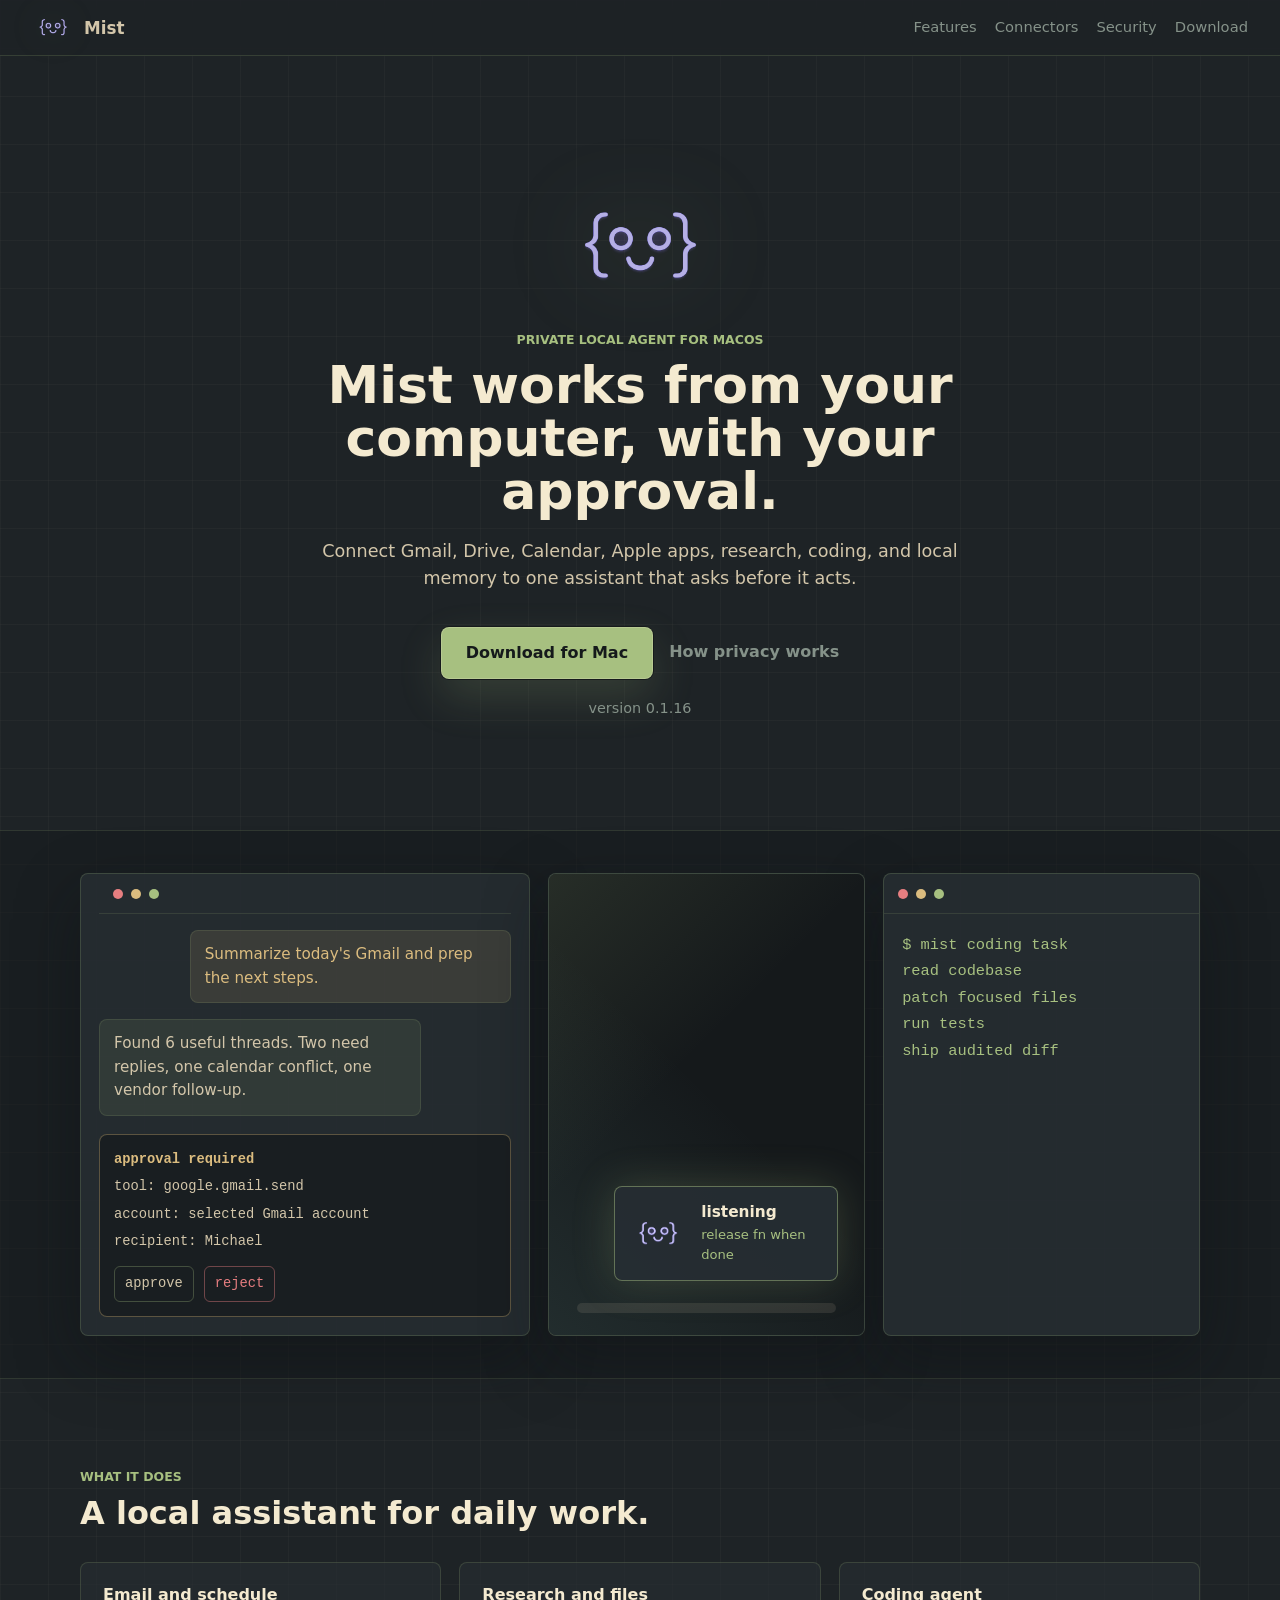
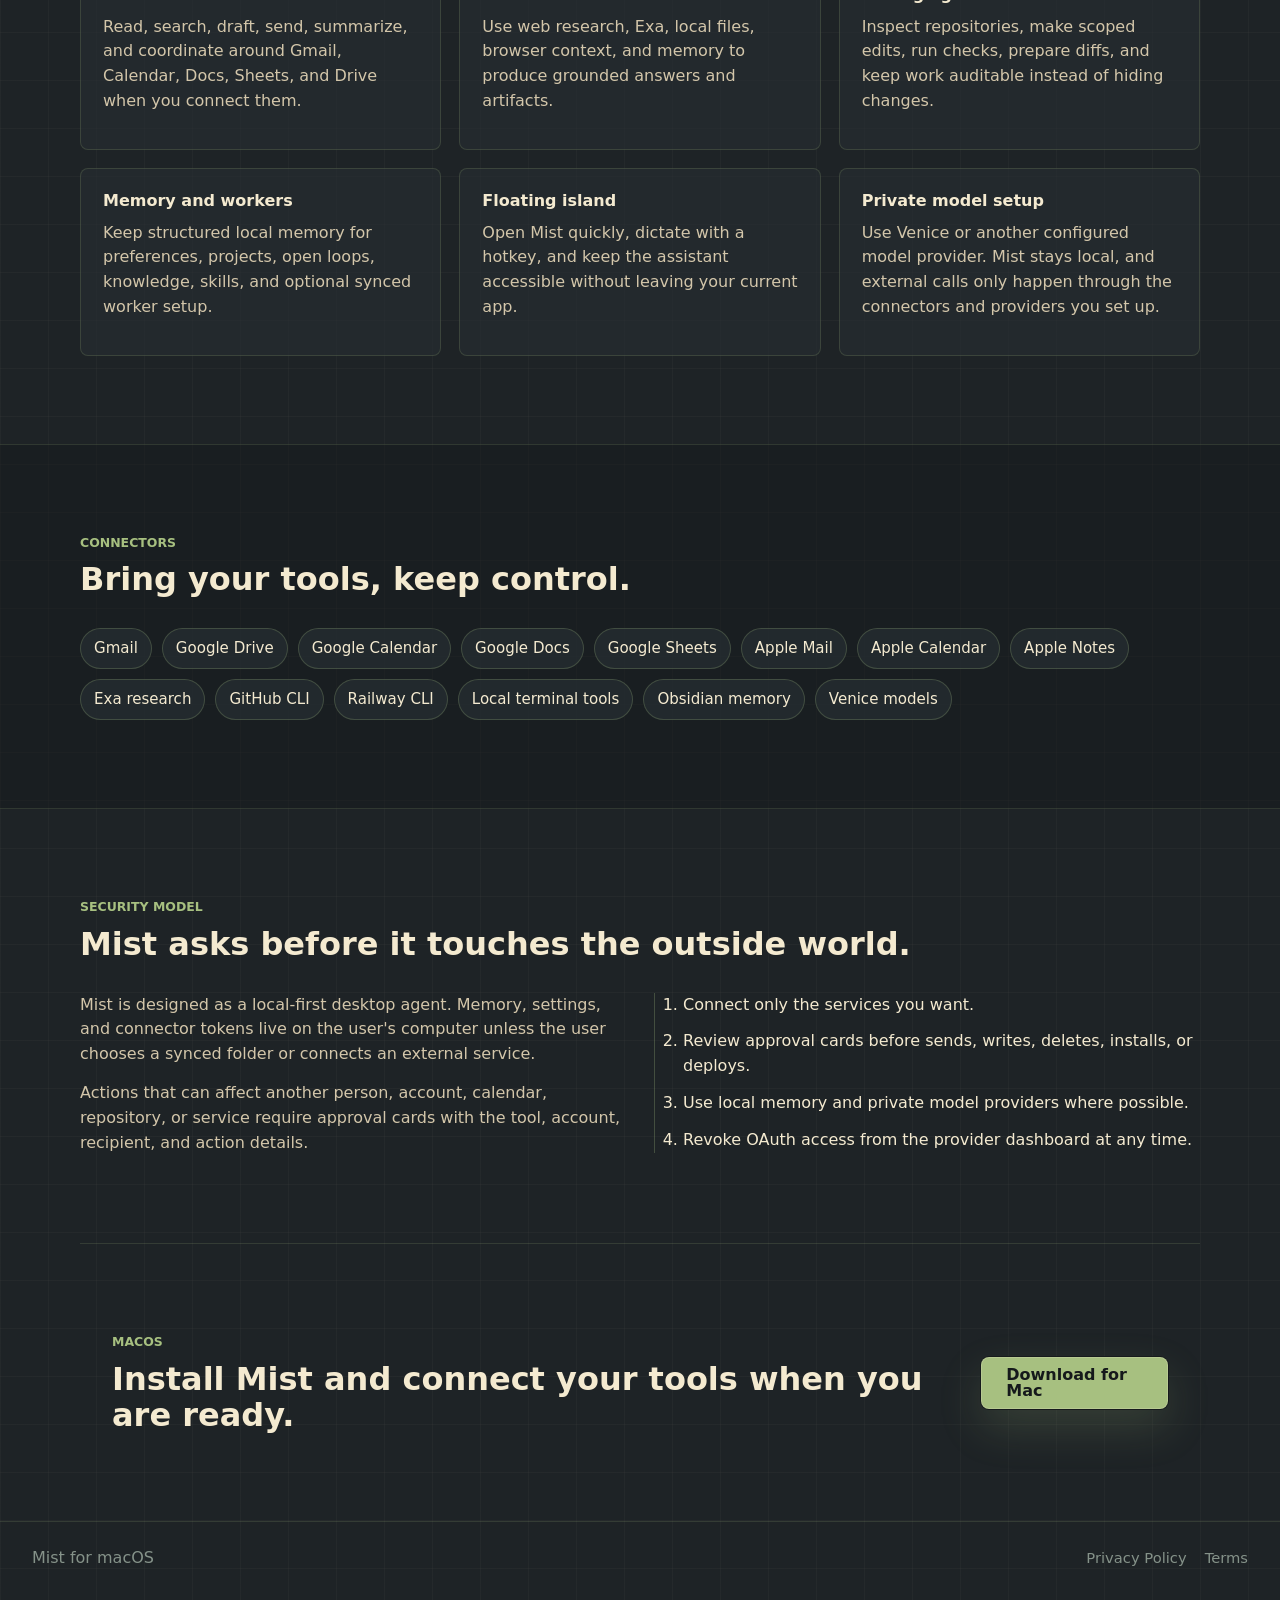
<file: index.html>
<!doctype html>
<html lang="en">
  <head>
    <meta charset="utf-8" />
    <meta name="viewport" content="width=device-width, initial-scale=1" />
    <title>Mist | Private local agent for macOS</title>
    <meta
      name="description"
      content="Mist is a private local agent for macOS with approval-based connectors for Gmail, Drive, Calendar, Apple apps, research, coding, dictation, and more."
    />
    <meta property="og:title" content="Mist" />
    <meta property="og:description" content="A private local agent for macOS with secure approval cards and user-controlled connectors." />
    <meta property="og:type" content="website" />
    <meta property="og:image" content="./assets/mist-oauth-logo.png" />
    <link rel="icon" href="./assets/mist-logo.png" />
    <link rel="stylesheet" href="./styles.css" />
  </head>
  <body>
    <header class="site-header" aria-label="Primary">
      <a class="brand-link" href="#top" aria-label="Mist home">
        <img class="nav-logo" src="./assets/mist-logo.png" alt="" />
        <span>Mist</span>
      </a>
      <nav class="site-nav">
        <a href="#features">Features</a>
        <a href="#connectors">Connectors</a>
        <a href="#security">Security</a>
        <a href="#download">Download</a>
      </nav>
    </header>

    <main id="top">
      <section class="hero" id="download" aria-labelledby="hero-title">
        <div class="hero-brand" aria-label="Mist">
          <img class="hero-logo" src="./assets/mist-logo.png" alt="" />
        </div>
        <p class="eyebrow">Private local agent for macOS</p>
        <h1 id="hero-title">Mist works from your computer, with your approval.</h1>
        <p class="hero-copy">
          Connect Gmail, Drive, Calendar, Apple apps, research, coding, and local memory to one assistant that asks before it acts.
        </p>
        <div class="hero-actions">
          <a
            id="download-button"
            class="download-button"
            href="https://github.com/0xsd22/mist-friends-download/releases/latest/download/Mist-Friends-mac.pkg"
          >
            Download for Mac
          </a>
          <a class="secondary-link" href="#security">How privacy works</a>
        </div>
        <p id="release-meta" class="release-meta">version 0.1.8</p>
      </section>

      <section class="preview-band" aria-label="Mist product previews">
        <div class="preview-grid">
          <article class="app-shot chat-shot" aria-label="Mist chat preview">
            <div class="window-bar">
              <span></span>
              <span></span>
              <span></span>
            </div>
            <div class="shot-line user-line">Summarize today's Gmail and prep the next steps.</div>
            <div class="shot-line agent-line">
              Found 6 useful threads. Two need replies, one calendar conflict, one vendor follow-up.
            </div>
            <div class="approval-card">
              <span class="approval-label">approval required</span>
              <span>tool: google.gmail.send</span>
              <span>account: selected Gmail account</span>
              <span>recipient: Michael</span>
              <div class="approval-buttons">
                <span>approve</span>
                <span>reject</span>
              </div>
            </div>
          </article>

          <article class="app-shot island-shot" aria-label="Floating island preview">
            <div class="desktop-frame">
              <div class="floating-island">
                <img src="./assets/mist-logo.png" alt="" />
                <div>
                  <strong>listening</strong>
                  <span>release fn when done</span>
                </div>
              </div>
              <div class="dock-line"></div>
            </div>
          </article>

          <article class="app-shot code-shot" aria-label="Coding agent preview">
            <div class="window-bar">
              <span></span>
              <span></span>
              <span></span>
            </div>
            <pre><code>$ mist coding task
read codebase
patch focused files
run tests
ship audited diff</code></pre>
          </article>
        </div>
      </section>

      <section class="content-section" id="features" aria-labelledby="features-title">
        <div class="section-heading">
          <p class="eyebrow">What it does</p>
          <h2 id="features-title">A local assistant for daily work.</h2>
        </div>
        <div class="feature-grid">
          <article>
            <h3>Email and schedule</h3>
            <p>Read, search, draft, send, summarize, and coordinate around Gmail, Calendar, Docs, Sheets, and Drive when you connect them.</p>
          </article>
          <article>
            <h3>Research and files</h3>
            <p>Use web research, Exa, local files, browser context, and memory to produce grounded answers and artifacts.</p>
          </article>
          <article>
            <h3>Coding agent</h3>
            <p>Inspect repositories, make scoped edits, run checks, prepare diffs, and keep work auditable instead of hiding changes.</p>
          </article>
          <article>
            <h3>Memory and workers</h3>
            <p>Keep structured local memory for preferences, projects, open loops, knowledge, skills, and optional synced worker setup.</p>
          </article>
          <article>
            <h3>Floating island</h3>
            <p>Open Mist quickly, dictate with a hotkey, and keep the assistant accessible without leaving your current app.</p>
          </article>
          <article>
            <h3>Private model setup</h3>
            <p>Use Venice or another configured model provider. Mist stays local, and external calls only happen through the connectors and providers you set up.</p>
          </article>
        </div>
      </section>

      <section class="connector-band" id="connectors" aria-labelledby="connectors-title">
        <div class="section-heading">
          <p class="eyebrow">Connectors</p>
          <h2 id="connectors-title">Bring your tools, keep control.</h2>
        </div>
        <ul class="connector-list" aria-label="Supported connectors">
          <li>Gmail</li>
          <li>Google Drive</li>
          <li>Google Calendar</li>
          <li>Google Docs</li>
          <li>Google Sheets</li>
          <li>Apple Mail</li>
          <li>Apple Calendar</li>
          <li>Apple Notes</li>
          <li>Exa research</li>
          <li>GitHub CLI</li>
          <li>Railway CLI</li>
          <li>Local terminal tools</li>
          <li>Obsidian memory</li>
          <li>Venice models</li>
        </ul>
      </section>

      <section class="content-section security-section" id="security" aria-labelledby="security-title">
        <div class="section-heading">
          <p class="eyebrow">Security model</p>
          <h2 id="security-title">Mist asks before it touches the outside world.</h2>
        </div>
        <div class="security-layout">
          <div>
            <p>
              Mist is designed as a local-first desktop agent. Memory, settings, and connector tokens live on the user's computer unless the user chooses a synced folder or connects an external service.
            </p>
            <p>
              Actions that can affect another person, account, calendar, repository, or service require approval cards with the tool, account, recipient, and action details.
            </p>
          </div>
          <ol class="security-steps">
            <li>Connect only the services you want.</li>
            <li>Review approval cards before sends, writes, deletes, installs, or deploys.</li>
            <li>Use local memory and private model providers where possible.</li>
            <li>Revoke OAuth access from the provider dashboard at any time.</li>
          </ol>
        </div>
      </section>

      <section class="download-strip" aria-labelledby="download-title">
        <div>
          <p class="eyebrow">macOS</p>
          <h2 id="download-title">Install Mist and connect your tools when you are ready.</h2>
        </div>
        <a
          class="download-button"
          href="https://github.com/0xsd22/mist-friends-download/releases/latest/download/Mist-Friends-mac.pkg"
        >
          Download for Mac
        </a>
      </section>
    </main>

    <footer class="site-footer">
      <span>Mist for macOS</span>
      <nav aria-label="Legal">
        <a href="./privacy.html">Privacy Policy</a>
        <a href="./terms.html">Terms</a>
      </nav>
    </footer>

    <script>
      fetch("./latest.json", { headers: { accept: "application/json" } })
        .then((response) => response.ok ? response.json() : null)
        .then((release) => {
          if (!release) return;
          const buttons = document.querySelectorAll(".download-button");
          const meta = document.getElementById("release-meta");
          if (typeof release.downloadUrl === "string") {
            buttons.forEach((button) => { button.href = release.downloadUrl; });
          }
          if (meta && typeof release.version === "string") {
            meta.textContent = `version ${release.version}`;
          }
        })
        .catch(() => {});
    </script>
  </body>
</html>
</file>
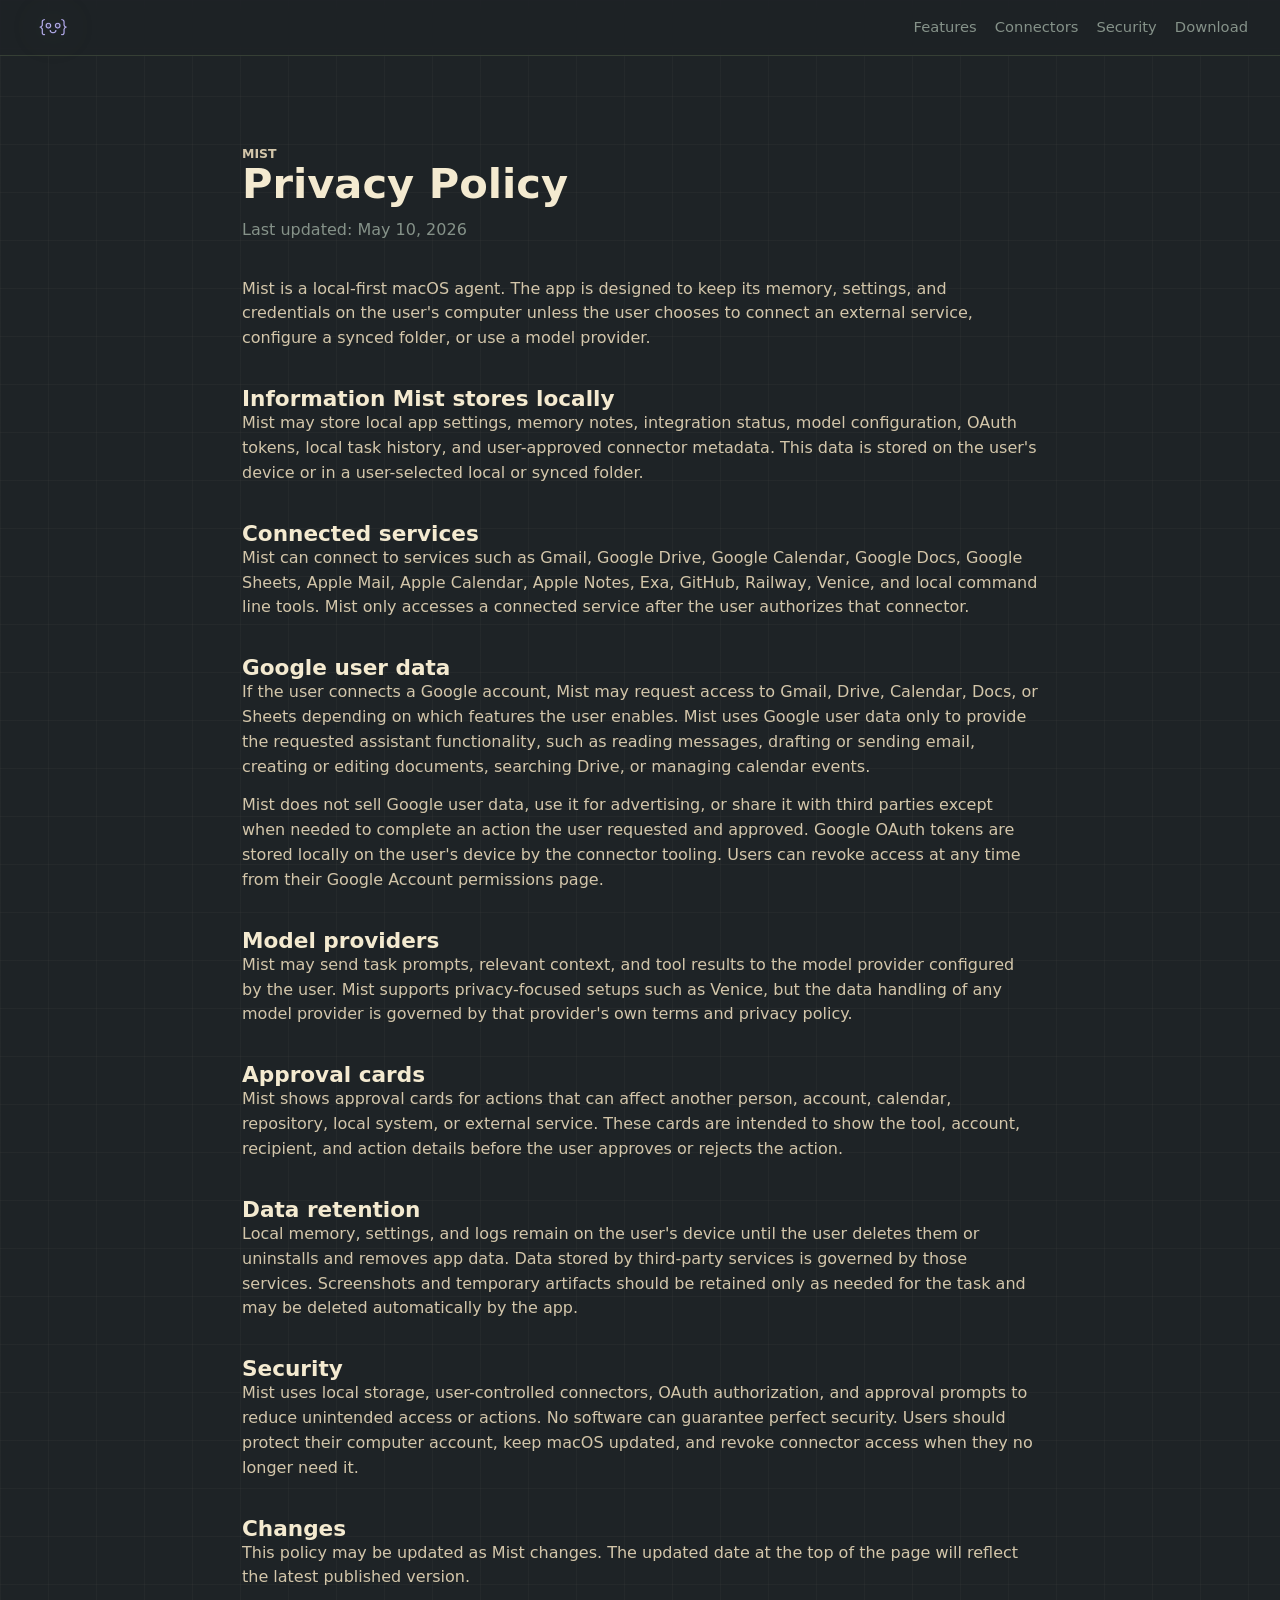
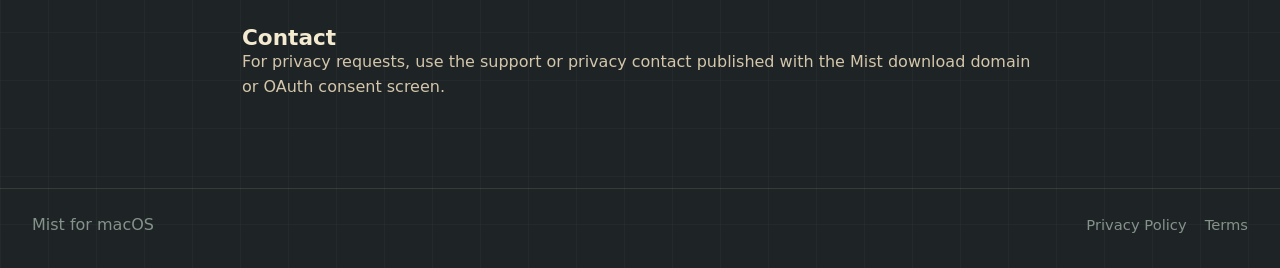
<file: privacy.html>
<!doctype html>
<html lang="en">
  <head>
    <meta charset="utf-8" />
    <meta name="viewport" content="width=device-width, initial-scale=1" />
    <title>Privacy Policy | Mist</title>
    <meta name="description" content="Mist privacy policy for the macOS local agent and its optional connectors." />
    <link rel="icon" href="./assets/mist-logo.png" />
    <link rel="stylesheet" href="./styles.css" />
  </head>
  <body>
    <header class="site-header" aria-label="Primary">
      <a class="brand-link" href="./index.html" aria-label="Mist home">
        <img class="nav-logo" src="./assets/mist-logo.png" alt="" />
      </a>
      <nav class="site-nav">
        <a href="./index.html#features">Features</a>
        <a href="./index.html#connectors">Connectors</a>
        <a href="./index.html#security">Security</a>
        <a href="./index.html#download">Download</a>
      </nav>
    </header>

    <main class="legal-page">
      <p class="eyebrow">Mist</p>
      <h1>Privacy Policy</h1>
      <p class="updated">Last updated: May 10, 2026</p>

      <p>
        Mist is a local-first macOS agent. The app is designed to keep its memory, settings, and credentials on the user's computer unless the user chooses to connect an external service, configure a synced folder, or use a model provider.
      </p>

      <h2>Information Mist stores locally</h2>
      <p>
        Mist may store local app settings, memory notes, integration status, model configuration, OAuth tokens, local task history, and user-approved connector metadata. This data is stored on the user's device or in a user-selected local or synced folder.
      </p>

      <h2>Connected services</h2>
      <p>
        Mist can connect to services such as Gmail, Google Drive, Google Calendar, Google Docs, Google Sheets, Apple Mail, Apple Calendar, Apple Notes, Exa, GitHub, Railway, Venice, and local command line tools. Mist only accesses a connected service after the user authorizes that connector.
      </p>

      <h2>Google user data</h2>
      <p>
        If the user connects a Google account, Mist may request access to Gmail, Drive, Calendar, Docs, or Sheets depending on which features the user enables. Mist uses Google user data only to provide the requested assistant functionality, such as reading messages, drafting or sending email, creating or editing documents, searching Drive, or managing calendar events.
      </p>
      <p>
        Mist does not sell Google user data, use it for advertising, or share it with third parties except when needed to complete an action the user requested and approved. Google OAuth tokens are stored locally on the user's device by the connector tooling. Users can revoke access at any time from their Google Account permissions page.
      </p>

      <h2>Model providers</h2>
      <p>
        Mist may send task prompts, relevant context, and tool results to the model provider configured by the user. Mist supports privacy-focused setups such as Venice, but the data handling of any model provider is governed by that provider's own terms and privacy policy.
      </p>

      <h2>Approval cards</h2>
      <p>
        Mist shows approval cards for actions that can affect another person, account, calendar, repository, local system, or external service. These cards are intended to show the tool, account, recipient, and action details before the user approves or rejects the action.
      </p>

      <h2>Data retention</h2>
      <p>
        Local memory, settings, and logs remain on the user's device until the user deletes them or uninstalls and removes app data. Data stored by third-party services is governed by those services. Screenshots and temporary artifacts should be retained only as needed for the task and may be deleted automatically by the app.
      </p>

      <h2>Security</h2>
      <p>
        Mist uses local storage, user-controlled connectors, OAuth authorization, and approval prompts to reduce unintended access or actions. No software can guarantee perfect security. Users should protect their computer account, keep macOS updated, and revoke connector access when they no longer need it.
      </p>

      <h2>Changes</h2>
      <p>
        This policy may be updated as Mist changes. The updated date at the top of the page will reflect the latest published version.
      </p>

      <h2>Contact</h2>
      <p>
        For privacy requests, use the support or privacy contact published with the Mist download domain or OAuth consent screen.
      </p>
    </main>

    <footer class="site-footer">
      <span>Mist for macOS</span>
      <nav aria-label="Legal">
        <a href="./privacy.html">Privacy Policy</a>
        <a href="./terms.html">Terms</a>
      </nav>
    </footer>
  </body>
</html>
</file>
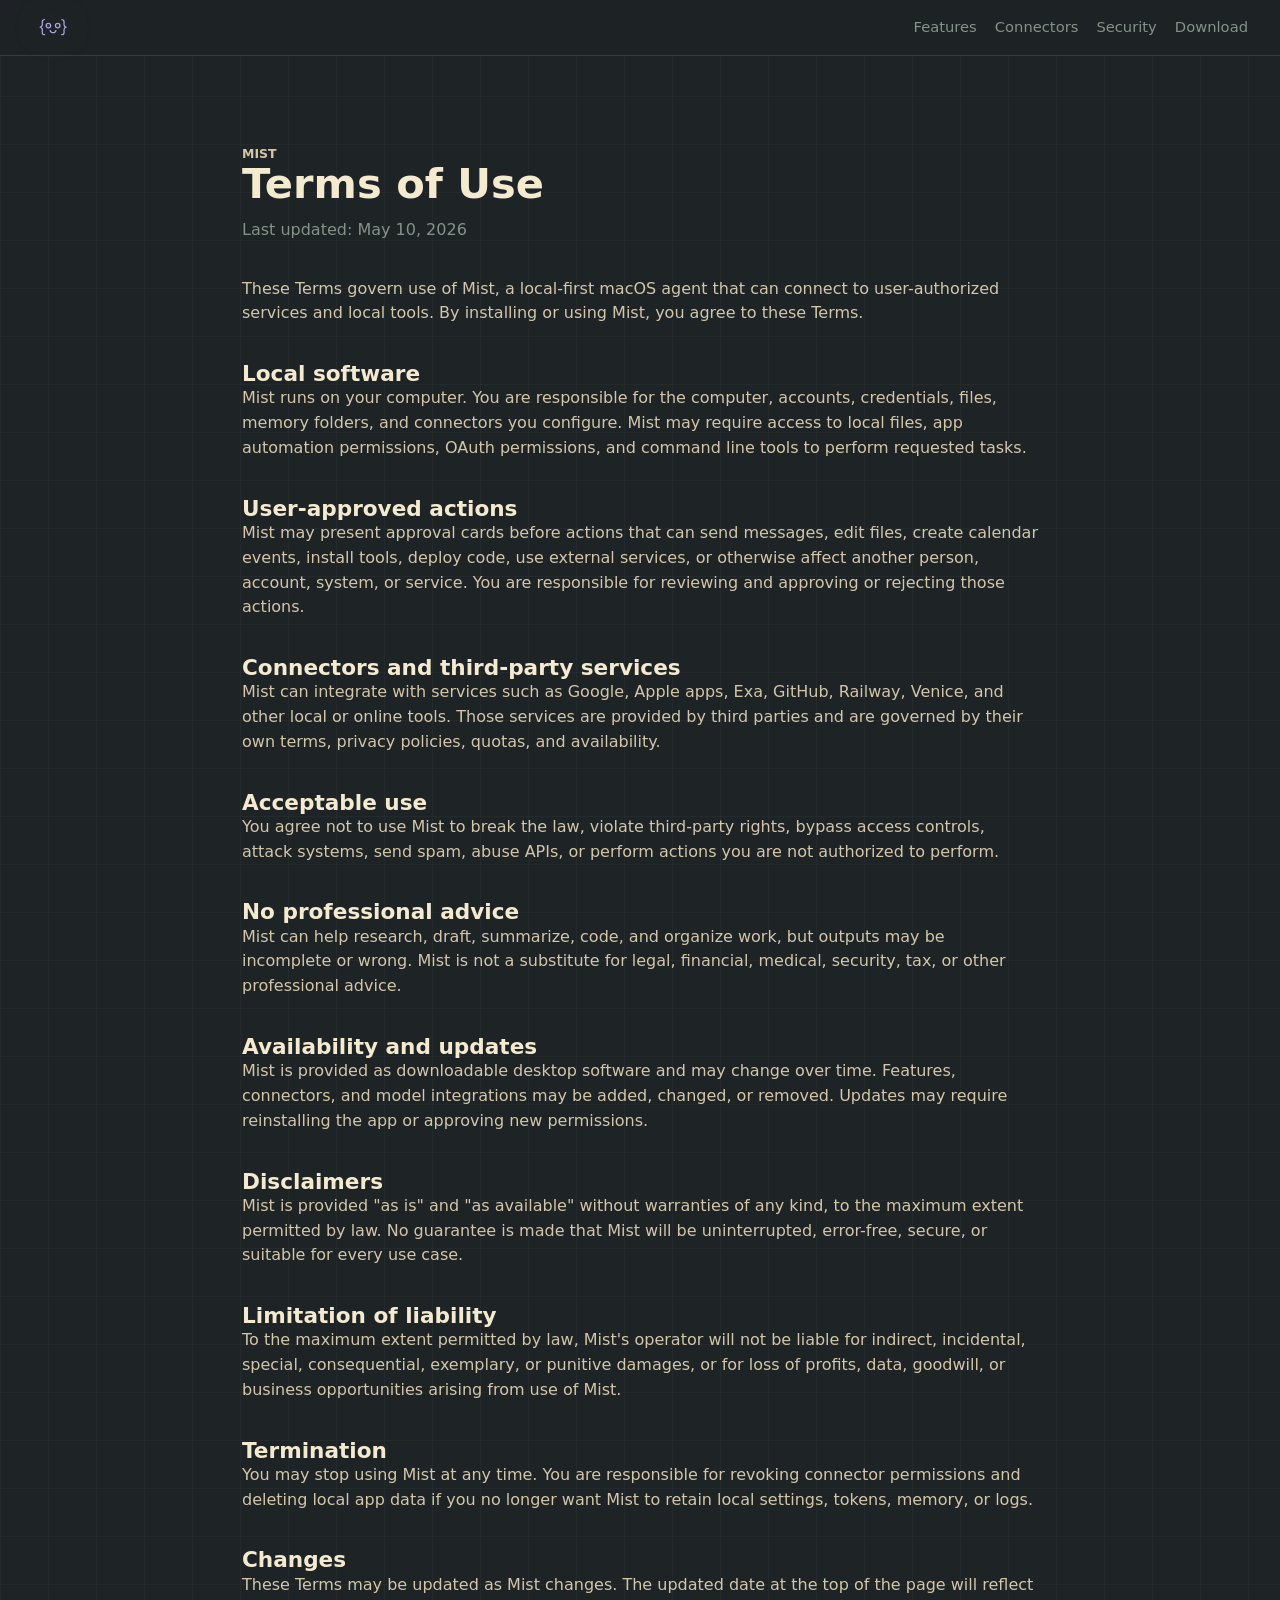
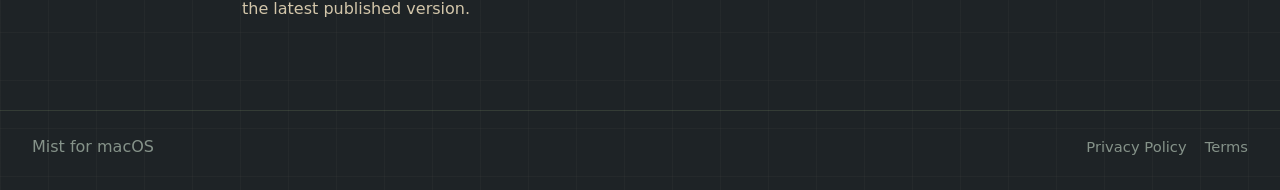
<file: terms.html>
<!doctype html>
<html lang="en">
  <head>
    <meta charset="utf-8" />
    <meta name="viewport" content="width=device-width, initial-scale=1" />
    <title>Terms | Mist</title>
    <meta name="description" content="Mist terms for the macOS local agent and optional connectors." />
    <link rel="icon" href="./assets/mist-logo.png" />
    <link rel="stylesheet" href="./styles.css" />
  </head>
  <body>
    <header class="site-header" aria-label="Primary">
      <a class="brand-link" href="./index.html" aria-label="Mist home">
        <img class="nav-logo" src="./assets/mist-logo.png" alt="" />
      </a>
      <nav class="site-nav">
        <a href="./index.html#features">Features</a>
        <a href="./index.html#connectors">Connectors</a>
        <a href="./index.html#security">Security</a>
        <a href="./index.html#download">Download</a>
      </nav>
    </header>

    <main class="legal-page">
      <p class="eyebrow">Mist</p>
      <h1>Terms of Use</h1>
      <p class="updated">Last updated: May 10, 2026</p>

      <p>
        These Terms govern use of Mist, a local-first macOS agent that can connect to user-authorized services and local tools. By installing or using Mist, you agree to these Terms.
      </p>

      <h2>Local software</h2>
      <p>
        Mist runs on your computer. You are responsible for the computer, accounts, credentials, files, memory folders, and connectors you configure. Mist may require access to local files, app automation permissions, OAuth permissions, and command line tools to perform requested tasks.
      </p>

      <h2>User-approved actions</h2>
      <p>
        Mist may present approval cards before actions that can send messages, edit files, create calendar events, install tools, deploy code, use external services, or otherwise affect another person, account, system, or service. You are responsible for reviewing and approving or rejecting those actions.
      </p>

      <h2>Connectors and third-party services</h2>
      <p>
        Mist can integrate with services such as Google, Apple apps, Exa, GitHub, Railway, Venice, and other local or online tools. Those services are provided by third parties and are governed by their own terms, privacy policies, quotas, and availability.
      </p>

      <h2>Acceptable use</h2>
      <p>
        You agree not to use Mist to break the law, violate third-party rights, bypass access controls, attack systems, send spam, abuse APIs, or perform actions you are not authorized to perform.
      </p>

      <h2>No professional advice</h2>
      <p>
        Mist can help research, draft, summarize, code, and organize work, but outputs may be incomplete or wrong. Mist is not a substitute for legal, financial, medical, security, tax, or other professional advice.
      </p>

      <h2>Availability and updates</h2>
      <p>
        Mist is provided as downloadable desktop software and may change over time. Features, connectors, and model integrations may be added, changed, or removed. Updates may require reinstalling the app or approving new permissions.
      </p>

      <h2>Disclaimers</h2>
      <p>
        Mist is provided "as is" and "as available" without warranties of any kind, to the maximum extent permitted by law. No guarantee is made that Mist will be uninterrupted, error-free, secure, or suitable for every use case.
      </p>

      <h2>Limitation of liability</h2>
      <p>
        To the maximum extent permitted by law, Mist's operator will not be liable for indirect, incidental, special, consequential, exemplary, or punitive damages, or for loss of profits, data, goodwill, or business opportunities arising from use of Mist.
      </p>

      <h2>Termination</h2>
      <p>
        You may stop using Mist at any time. You are responsible for revoking connector permissions and deleting local app data if you no longer want Mist to retain local settings, tokens, memory, or logs.
      </p>

      <h2>Changes</h2>
      <p>
        These Terms may be updated as Mist changes. The updated date at the top of the page will reflect the latest published version.
      </p>
    </main>

    <footer class="site-footer">
      <span>Mist for macOS</span>
      <nav aria-label="Legal">
        <a href="./privacy.html">Privacy Policy</a>
        <a href="./terms.html">Terms</a>
      </nav>
    </footer>
  </body>
</html>
</file>
<file: styles.css>
:root {
  color-scheme: dark;
  --accent: #a7c080;
  --accent-strong: #dbbc7f;
  --bg: #1e2326;
  --bg-deep: #15191b;
  --bg-elevated: #272e33;
  --bg-soft: #2e383c;
  --blue: #7fbbb3;
  --error: #e67e80;
  --line: rgba(167, 192, 128, 0.22);
  --muted: #859289;
  --shadow: rgba(12, 16, 18, 0.38);
  --text: #d3c6aa;
  --text-strong: #f4ead0;
}

* {
  box-sizing: border-box;
}

html {
  scroll-behavior: smooth;
}

html,
body {
  margin: 0;
  min-height: 100%;
}

body {
  min-height: 100vh;
  background:
    linear-gradient(rgba(211, 198, 170, 0.035) 1px, transparent 1px),
    linear-gradient(90deg, rgba(211, 198, 170, 0.035) 1px, transparent 1px),
    var(--bg);
  background-size: 48px 48px;
  color: var(--text);
  font-family:
    ui-sans-serif,
    system-ui,
    -apple-system,
    BlinkMacSystemFont,
    "Segoe UI",
    sans-serif;
  line-height: 1.55;
}

a {
  color: inherit;
}

.site-header {
  position: sticky;
  top: 0;
  z-index: 20;
  display: flex;
  align-items: center;
  justify-content: space-between;
  gap: 24px;
  border-bottom: 1px solid rgba(167, 192, 128, 0.18);
  background: rgba(30, 35, 38, 0.88);
  backdrop-filter: blur(18px);
  padding: 14px 32px;
}

.brand-link {
  display: inline-flex;
  align-items: center;
  gap: 10px;
  min-width: 44px;
  text-decoration: none;
}

.brand-link span {
  color: var(--text);
  font-size: 1.05rem;
  font-weight: 800;
}

.nav-logo {
  width: 42px;
  height: auto;
  filter: hue-rotate(72deg) saturate(0.78) brightness(0.96)
    drop-shadow(0 0 18px rgba(167, 192, 128, 0.28));
}

.site-nav,
.site-footer nav {
  display: flex;
  align-items: center;
  gap: 18px;
  color: var(--muted);
  font-size: 0.92rem;
}

.site-nav a,
.site-footer a,
.secondary-link {
  text-decoration: none;
}

.site-nav a:hover,
.site-footer a:hover,
.secondary-link:hover {
  color: var(--accent-strong);
}

main {
  overflow: hidden;
}

.hero {
  display: flex;
  min-height: 86vh;
  flex-direction: column;
  align-items: center;
  justify-content: center;
  padding: 72px 24px 48px;
  text-align: center;
}

.hero-logo {
  width: min(172px, 46vw);
  height: auto;
  filter: hue-rotate(72deg) saturate(0.78) brightness(0.96)
    drop-shadow(0 0 44px rgba(167, 192, 128, 0.3));
}

.hero-brand {
  display: inline-flex;
  flex-direction: column;
  align-items: center;
  gap: 2px;
}

.eyebrow {
  margin: 28px 0 10px;
  color: var(--accent);
  font-size: 0.78rem;
  font-weight: 700;
  letter-spacing: 0;
  text-transform: uppercase;
}

h1,
h2,
h3,
p {
  letter-spacing: 0;
}

h1 {
  max-width: 860px;
  margin: 0;
  color: var(--text-strong);
  font-size: 3.25rem;
  font-weight: 720;
  line-height: 1.02;
}

h2 {
  margin: 0;
  color: var(--text-strong);
  font-size: 2rem;
  font-weight: 700;
  line-height: 1.12;
}

h3 {
  margin: 0 0 10px;
  color: var(--text-strong);
  font-size: 1rem;
  line-height: 1.25;
}

.hero-copy {
  max-width: 700px;
  margin: 20px 0 0;
  color: var(--text);
  font-size: 1.1rem;
}

.hero-actions {
  display: flex;
  flex-wrap: wrap;
  align-items: center;
  justify-content: center;
  gap: 16px;
  margin-top: 34px;
}

.download-button {
  display: inline-flex;
  min-height: 52px;
  align-items: center;
  justify-content: center;
  border: 1px solid rgba(244, 234, 208, 0.22);
  border-radius: 8px;
  background: var(--accent);
  box-shadow:
    0 0 0 1px rgba(21, 25, 27, 0.92),
    0 18px 44px rgba(167, 192, 128, 0.18);
  color: #15191b;
  font-size: 1rem;
  font-weight: 760;
  line-height: 1;
  padding: 0 24px;
  text-decoration: none;
  transition:
    background 160ms ease,
    border-color 160ms ease,
    box-shadow 160ms ease,
    transform 160ms ease;
}

.download-button:hover {
  background: var(--accent-strong);
  border-color: rgba(219, 188, 127, 0.7);
  box-shadow:
    0 0 0 1px rgba(21, 25, 27, 0.92),
    0 20px 54px rgba(219, 188, 127, 0.18);
  transform: translateY(-1px);
}

.download-button:focus-visible,
.secondary-link:focus-visible,
.site-nav a:focus-visible,
.site-footer a:focus-visible {
  outline: 3px solid var(--accent-strong);
  outline-offset: 4px;
}

.secondary-link {
  color: var(--muted);
  font-weight: 650;
}

.release-meta {
  margin: 18px 0 0;
  color: var(--muted);
  font-size: 0.9rem;
}

.preview-band,
.connector-band {
  border-top: 1px solid rgba(167, 192, 128, 0.16);
  border-bottom: 1px solid rgba(167, 192, 128, 0.16);
  background: rgba(21, 25, 27, 0.46);
}

.preview-band {
  padding: 42px 24px;
}

.preview-grid {
  display: grid;
  width: min(1120px, 100%);
  margin: 0 auto;
  grid-template-columns: 1.35fr 0.95fr 0.95fr;
  gap: 18px;
}

.app-shot {
  min-height: 292px;
  border: 1px solid rgba(167, 192, 128, 0.2);
  border-radius: 8px;
  background: rgba(39, 46, 51, 0.86);
  box-shadow: 0 24px 64px var(--shadow);
  overflow: hidden;
}

.window-bar {
  display: flex;
  gap: 8px;
  align-items: center;
  height: 40px;
  border-bottom: 1px solid rgba(167, 192, 128, 0.14);
  padding: 0 14px;
}

.window-bar span {
  display: block;
  width: 10px;
  height: 10px;
  border-radius: 999px;
  background: var(--muted);
}

.window-bar span:first-child {
  background: var(--error);
}

.window-bar span:nth-child(2) {
  background: var(--accent-strong);
}

.window-bar span:nth-child(3) {
  background: var(--accent);
}

.chat-shot {
  padding: 0 18px 18px;
}

.shot-line {
  max-width: 78%;
  margin-top: 16px;
  border: 1px solid rgba(167, 192, 128, 0.14);
  border-radius: 8px;
  padding: 12px 14px;
  font-size: 0.95rem;
}

.user-line {
  margin-left: auto;
  background: rgba(219, 188, 127, 0.12);
  color: var(--accent-strong);
}

.agent-line {
  background: rgba(167, 192, 128, 0.1);
}

.approval-card {
  display: grid;
  gap: 6px;
  margin-top: 18px;
  border: 1px solid rgba(219, 188, 127, 0.34);
  border-radius: 8px;
  background: rgba(21, 25, 27, 0.66);
  color: var(--text);
  font-family:
    ui-monospace,
    SFMono-Regular,
    Menlo,
    Monaco,
    Consolas,
    "Liberation Mono",
    monospace;
  font-size: 0.86rem;
  padding: 14px;
}

.approval-label {
  color: var(--accent-strong);
  font-weight: 700;
}

.approval-buttons {
  display: flex;
  gap: 10px;
  margin-top: 8px;
}

.approval-buttons span {
  border: 1px solid rgba(167, 192, 128, 0.3);
  border-radius: 6px;
  padding: 6px 10px;
}

.approval-buttons span:last-child {
  border-color: rgba(230, 126, 128, 0.42);
  color: var(--error);
}

.desktop-frame {
  position: relative;
  height: 100%;
  min-height: 292px;
  background:
    linear-gradient(135deg, rgba(167, 192, 128, 0.12), transparent 42%),
    linear-gradient(45deg, rgba(127, 187, 179, 0.12), transparent 52%),
    var(--bg-deep);
}

.floating-island {
  position: absolute;
  right: 26px;
  bottom: 54px;
  display: flex;
  align-items: center;
  gap: 14px;
  width: 224px;
  border: 1px solid rgba(167, 192, 128, 0.48);
  border-radius: 8px;
  background: rgba(39, 46, 51, 0.92);
  box-shadow: 0 0 42px rgba(167, 192, 128, 0.22);
  padding: 14px;
}

.floating-island img {
  width: 58px;
  filter: hue-rotate(72deg) saturate(0.78) brightness(1.08);
}

.floating-island strong,
.floating-island span {
  display: block;
}

.floating-island strong {
  color: var(--text-strong);
  font-size: 0.96rem;
}

.floating-island span {
  color: var(--accent);
  font-size: 0.82rem;
}

.dock-line {
  position: absolute;
  right: 28px;
  bottom: 22px;
  left: 28px;
  height: 10px;
  border-radius: 999px;
  background: rgba(211, 198, 170, 0.12);
}

.code-shot pre {
  margin: 0;
  padding: 18px;
  color: var(--accent);
  font-family:
    ui-monospace,
    SFMono-Regular,
    Menlo,
    Monaco,
    Consolas,
    "Liberation Mono",
    monospace;
  font-size: 0.96rem;
  line-height: 1.72;
  white-space: pre-wrap;
}

.content-section,
.connector-band,
.download-strip,
.legal-page {
  padding: 88px 32px;
}

.section-heading,
.feature-grid,
.security-layout,
.connector-list,
.download-strip,
.legal-page {
  width: min(1120px, 100%);
  margin: 0 auto;
}

.section-heading {
  margin-bottom: 30px;
}

.section-heading .eyebrow {
  margin-top: 0;
}

.feature-grid {
  display: grid;
  grid-template-columns: repeat(3, minmax(0, 1fr));
  gap: 18px;
}

.feature-grid article {
  min-height: 188px;
  border: 1px solid rgba(167, 192, 128, 0.18);
  border-radius: 8px;
  background: rgba(39, 46, 51, 0.62);
  padding: 22px;
}

.feature-grid p,
.security-layout p,
.legal-page p,
.legal-page li {
  color: var(--text);
  margin: 0;
}

.feature-grid p + p,
.security-layout p + p,
.legal-page p + p {
  margin-top: 14px;
}

.connector-list {
  display: flex;
  flex-wrap: wrap;
  gap: 10px;
  list-style: none;
  padding: 0;
}

.connector-list li {
  border: 1px solid rgba(167, 192, 128, 0.24);
  border-radius: 999px;
  background: rgba(39, 46, 51, 0.74);
  color: var(--text-strong);
  font-size: 0.94rem;
  padding: 8px 13px;
}

.security-layout {
  display: grid;
  grid-template-columns: 1fr 1fr;
  gap: 28px;
  align-items: start;
}

.security-steps {
  display: grid;
  gap: 12px;
  margin: 0;
  border-left: 1px solid rgba(167, 192, 128, 0.28);
  color: var(--text-strong);
  padding: 0 0 0 28px;
}

.download-strip {
  display: flex;
  align-items: center;
  justify-content: space-between;
  gap: 24px;
  border-top: 1px solid rgba(167, 192, 128, 0.16);
}

.download-strip .eyebrow {
  margin-top: 0;
}

.site-footer {
  display: flex;
  align-items: center;
  justify-content: space-between;
  gap: 24px;
  border-top: 1px solid rgba(167, 192, 128, 0.16);
  color: var(--muted);
  padding: 24px 32px 30px;
}

.legal-page {
  max-width: 860px;
}

.legal-page h1 {
  font-size: 2.6rem;
}

.legal-page h2 {
  margin-top: 36px;
  font-size: 1.35rem;
}

.legal-page ul {
  display: grid;
  gap: 10px;
  margin: 12px 0 0;
  padding-left: 20px;
}

.legal-page .updated {
  color: var(--muted);
  margin: 12px 0 34px;
}

@media (max-width: 920px) {
  h1 {
    font-size: 2.7rem;
  }

  h2 {
    font-size: 1.7rem;
  }

  .preview-grid,
  .feature-grid,
  .security-layout {
    grid-template-columns: 1fr;
  }

  .app-shot {
    min-height: 260px;
  }

  .download-strip {
    align-items: flex-start;
    flex-direction: column;
  }
}

@media (max-width: 680px) {
  .site-header {
    align-items: flex-start;
    flex-direction: column;
    padding: 14px 20px;
  }

  .site-nav {
    flex-wrap: wrap;
    gap: 12px;
  }

  .hero {
    min-height: auto;
    padding: 64px 20px 42px;
  }

  h1 {
    font-size: 2.25rem;
  }

  .hero-copy {
    font-size: 1rem;
  }

  .content-section,
  .connector-band,
  .download-strip,
  .legal-page {
    padding: 64px 20px;
  }

  .preview-band {
    padding: 30px 20px;
  }

  .shot-line {
    max-width: 100%;
  }

  .floating-island {
    right: 18px;
    left: 18px;
    width: auto;
  }

  .site-footer {
    align-items: flex-start;
    flex-direction: column;
    padding: 24px 20px 30px;
  }
}
</file>
